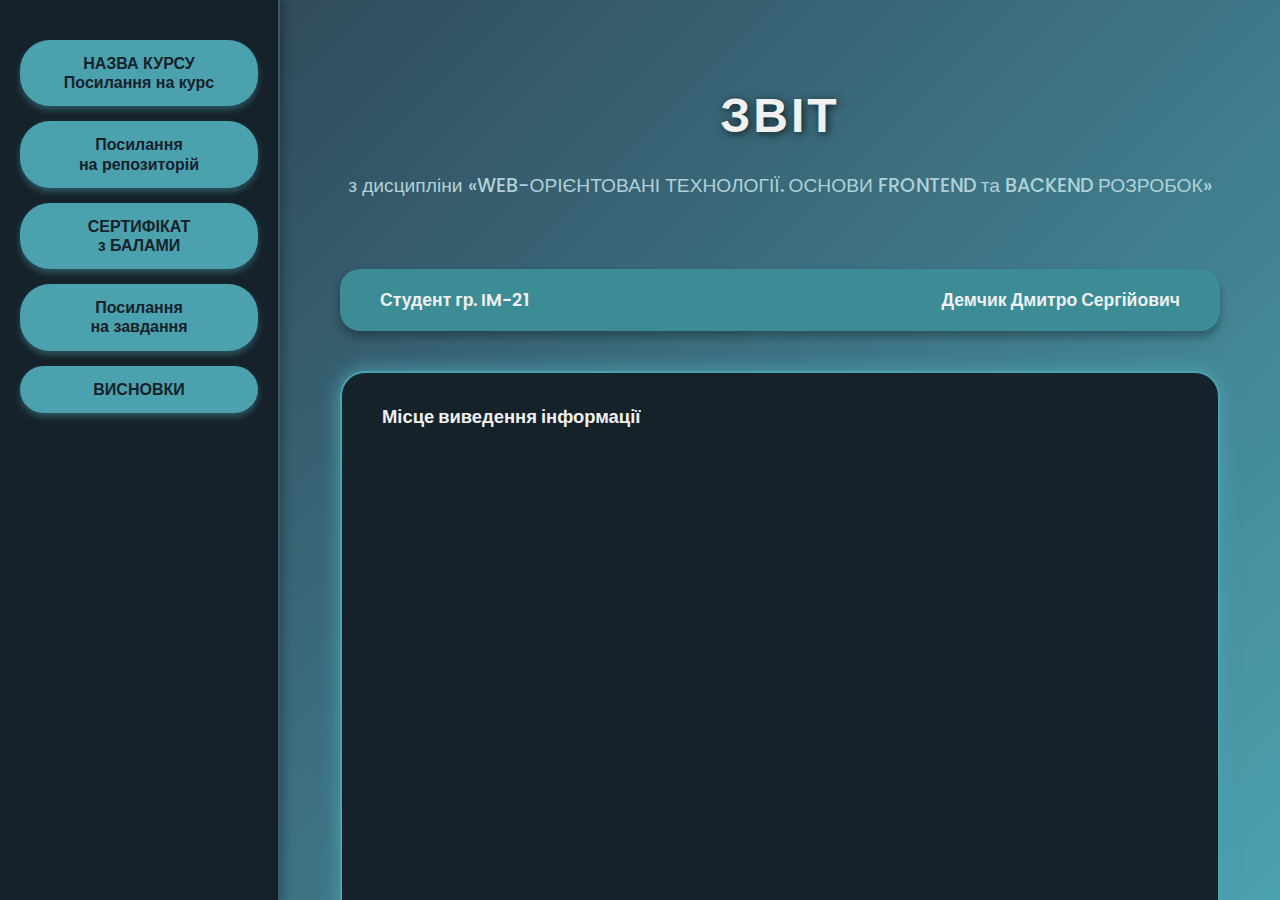
<file: index.html>
<!DOCTYPE html>
<html lang="uk">
<head>
  <meta charset="UTF-8" />
  <title>Звіт з курсу</title>
  <style>
    @import url('https://fonts.googleapis.com/css2?family=Poppins:wght@400;600&display=swap');
    
    * {
      box-sizing: border-box;
    }
    
    body {
      font-family: 'Poppins', sans-serif;
      margin: 0;
      height: 100vh;
      display: flex;
      background: linear-gradient(135deg, #2C3E50, #4CA1AF);
      color: #f0f0f0;
    }
    
    aside {
      background: #16222A;
      width: 280px;
      padding: 40px 20px;
      display: flex;
      flex-direction: column;
      gap: 15px;
      border-right: 2px solid #3E576F;
      box-shadow: 3px 0 10px rgba(0,0,0,0.3);
    }
    
    aside button {
      background: #4CA1AF;
      border: none;
      border-radius: 30px;
      padding: 14px 0;
      font-weight: 600;
      font-size: 1rem;
      color: #16222A;
      cursor: pointer;
      transition: background 0.3s ease, transform 0.15s ease;
      box-shadow: 0 4px 6px rgba(76,161,175,0.4);
      line-height: 1.2;
      white-space: pre-line;
      user-select: none;
    }
    
    aside button:hover {
      background: #3B8C95;
      transform: translateY(-2px);
      box-shadow: 0 6px 12px rgba(59,140,149,0.6);
    }
    
    aside button:active {
      transform: translateY(0);
      box-shadow: none;
    }
    
    main {
      flex: 1;
      padding: 40px 60px;
      position: relative;
      overflow-y: auto;
      display: flex;
      flex-direction: column;
    }
    
    .header {
      text-align: center;
      margin-bottom: 50px;
    }
    
    .header h2 {
      font-size: 3rem;
      margin-bottom: 10px;
      letter-spacing: 3px;
      text-shadow: 2px 2px 8px rgba(0,0,0,0.7);
    }
    
    .header p {
      font-size: 1.2rem;
      color: #B0D1D8;
      font-weight: 500;
    }
    
    .student-info {
      display: flex;
      justify-content: space-between;
      background: #3B8C95;
      padding: 18px 40px;
      border-radius: 20px;
      box-shadow: 0 6px 10px rgba(0,0,0,0.3);
      font-weight: 600;
      font-size: 1.1rem;
      margin-bottom: 40px;
      user-select: none;
    }
    
    #content {
  background: #16222A;
  padding: 30px 40px;
  border-radius: 25px;
  border: 2px solid #4CA1AF;
  min-height: 600px;
  font-weight: 600;
  font-size: 1.15rem;
  box-shadow: 0 0 20px #4CA1AF;
  overflow-wrap: break-word;
  overflow-y: auto;    
  max-height: 80vh;    

    
    #content a {
      color: #4CA1AF;
      text-decoration: none;
      font-weight: 700;
      transition: color 0.3s ease;
    }
    
    #content a:hover {
      color: #82CEDF;
      text-decoration: underline;
    }
    
    #content ul {
      list-style-type: none;
      padding-left: 0;
      margin: 0;
    }
    
    #content ul li {
      margin-bottom: 15px;
    }
    
    #content img {
      max-width: 100%;
      height: auto;
      border-radius: 10px;
      margin-top: 15px;
      box-shadow: 0 0 15px rgba(76,161,175,0.5);
      border: 1px solid #4CA1AF;
    }
  </style>
</head>
<body>

  <aside>
    <button onclick="showContent('course')">НАЗВА КУРСУ<br>Посилання на курс</button>
    <button onclick="showContent('repos')">Посилання<br>на репозиторій</button>
    <button onclick="showContent('certificate')">СЕРТИФІКАТ<br>з БАЛАМИ</button>
    <button onclick="showContent('tasks')">Посилання<br>на завдання</button>
    <button onclick="showContent('conclusion')">ВИСНОВКИ</button>
  </aside>

  <main>
    <div class="header">
      <h2>ЗВІТ</h2>
      <p>з дисципліни «WEB-ОРІЄНТОВАНІ ТЕХНОЛОГІЇ. ОСНОВИ FRONTEND та BACKEND РОЗРОБОК»</p>
    </div>

    <div class="student-info">
      <div>Студент гр. IM-21</div>
      <div>Демчик Дмитро Сергійович</div>
    </div>

    <div id="content">Місце виведення інформації</div>
  </main>

  <script>
    function showContent(section) {
      const content = document.getElementById("content");
      switch (section) {
        case 'course':
          content.innerHTML = `
            <h3>Назва курсу:</h3>
            <p>The Complete Full-Stack Web Development Bootcamp</p>
            <p><a href="https://www.udemy.com/course/the-complete-web-development-bootcamp/?srsltid=AfmBOorTuVRrnQLQSCbT-kZ2khJeWXgTDmqM0X1fm6xUvjwvylH-BslP&couponCode=ST21MT30625G2" target="_blank" rel="noopener noreferrer">Перейти до курсу</a></p>
          `;
          break;
        case 'repos':
          content.innerHTML = `
            <h3>Посилання на репозиторій:</h3>
            <ul>
              <li><a href="#" target="_blank" rel="noopener noreferrer">Звіт</a></li>
              <li><a href="https://github.com/DimasComp/I--21_appWEB-Demchyk-Dmytro-FIOT-2025" target="_blank" rel="noopener noreferrer">GitHub</a></li>
            </ul>
          `;
          break;
        case 'certificate':
          content.innerHTML = `
            <h3>Сертифікат</h3>
            <img src="ser.jpg" alt="Сертифікат" />
          `;
          break;
        case 'tasks':
          content.innerHTML = `
            <h3>Посилання на завдання:</h3>
            <ul>
              <li><a href="1/" target="_blank" rel="noopener noreferrer">Завдання 1. Резюме</a></li>
              <li><a href="2/" target="_blank" rel="noopener noreferrer">Завдання 2. Сторінка Майкла Джексона з CSS</a></li>
              <li><a href="3/Dicee Challenge/" target="_blank" rel="noopener noreferrer">Завдання 3. Гра Dicee</a></li>
              <li><a href="4/Drum Kit/" target="_blank" rel="noopener noreferrer">Завдання 4. Гра на барабанах</a></li>
              <li><a href="5/Simon/" target="_blank" rel="noopener noreferrer">Завдання 5. Гра Simon</a></li>
              <li>
                <h4>Завдання 6. Сторінка есе на Node.js</h4>
                <img src="6.jpg" alt="Завдання 6" />
              </li>
              <li>
                <h4>Завдання 7. API для книг, React</h4>
                <img src="7.jpg" alt="Завдання 7" />
              </li>
            </ul>
          `;
          break;
        case 'conclusion':
          content.innerHTML = `
            <h3>Висновки:</h3>
            <p>Отримані знання дозволили створювати інтерактивні веб-додатки з базовим backend.</p>
          `;
          break;
        default:
          content.textContent = "Місце виведення інформації";
      }
    }
  </script>

</body>
</html>
</file>
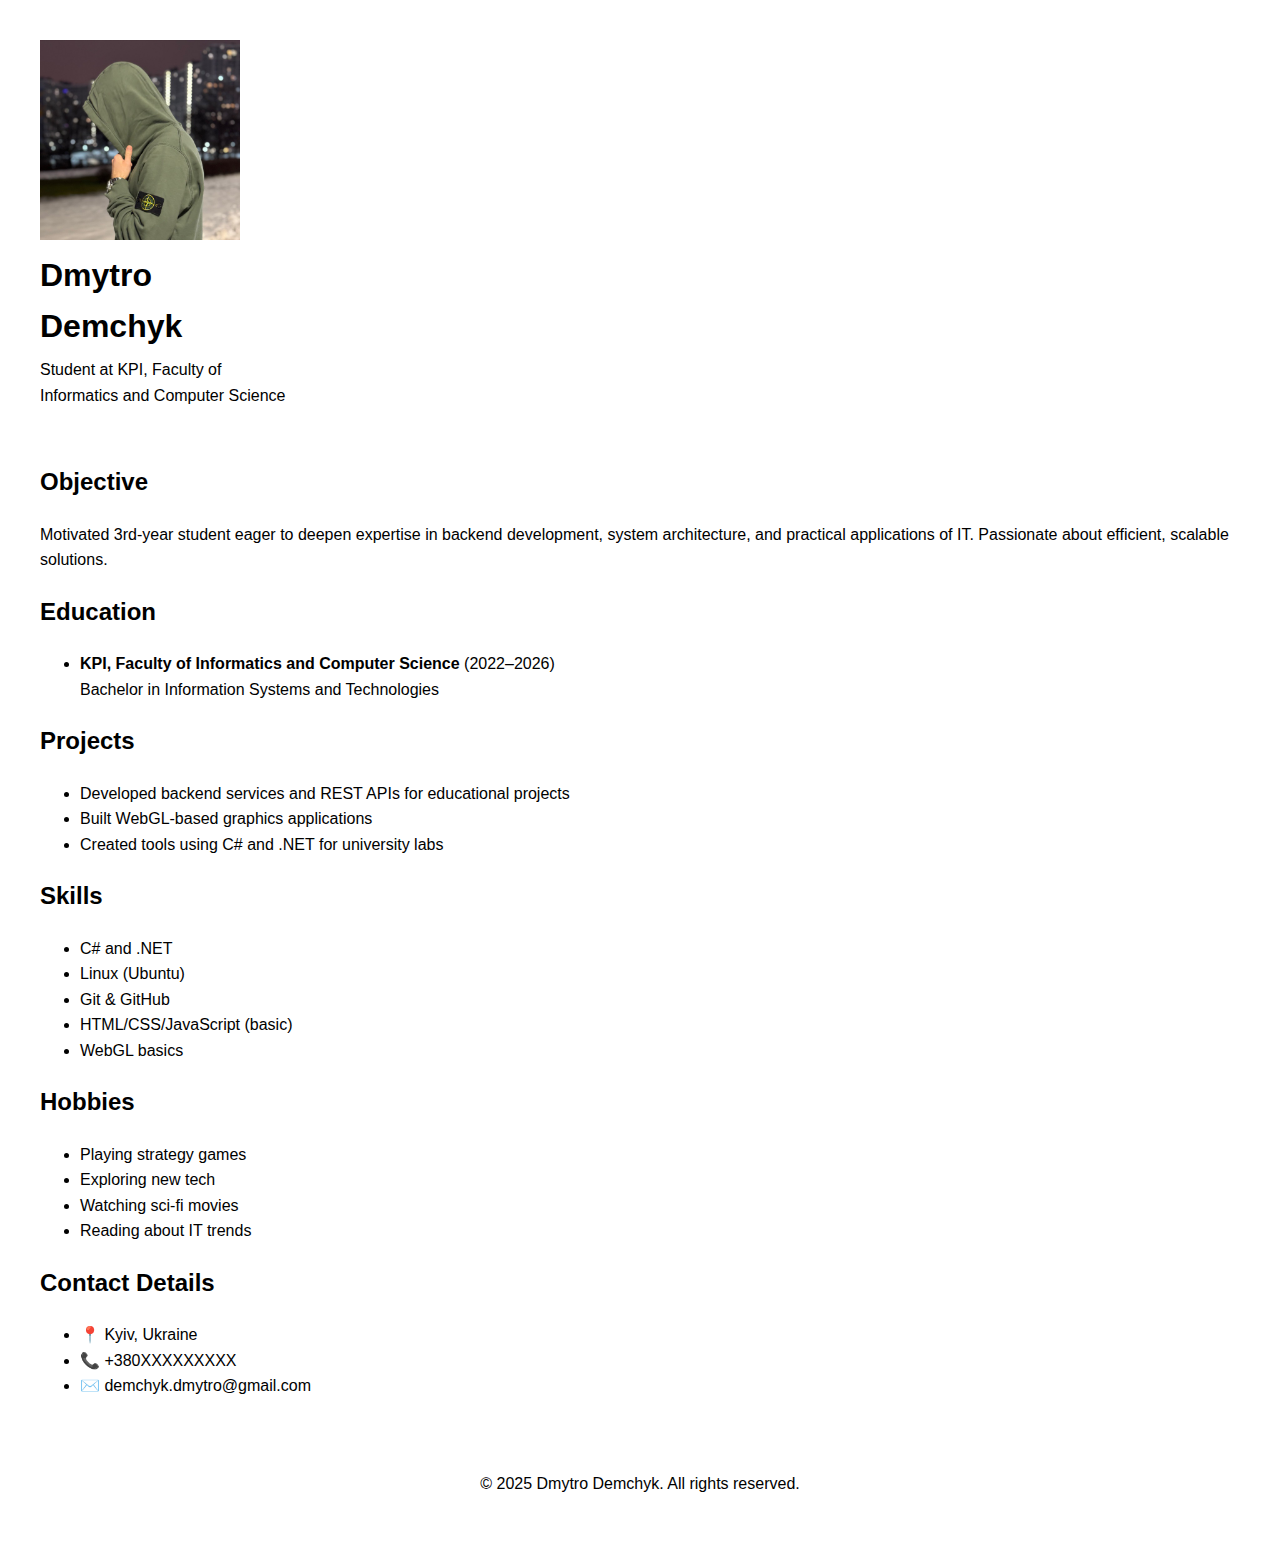
<file: 1/index.html>
<!DOCTYPE html>
<html lang="en">
<head>
  <meta charset="UTF-8">
  <title>My Resume</title>
  <style>
    body {
      font-family: Arial, sans-serif;
      margin: 40px;
      line-height: 1.6;
      display: flex;
      flex-direction: column;
    }
    .header-container {
      display: flex;
      align-items: center;
      margin-bottom: 30px;
    }
    .profile-info {
      flex: 0 0 250px;
      text-align: left;
    }
    .profile-info img {
      width: 200px;
      height: auto;
      display: block;
      margin-bottom: 10px;
    }
    .profile-info h1, .profile-info p {
      margin: 5px 0;
    }
    main {
      flex: 1;
    }
    footer {
      text-align: center;
      margin-top: 40px;
    }
  </style>
</head>
<body>

<div class="header-container">
  <div class="profile-info">
    <img src="photo.jpg" alt="Profile Photo">
    <h1>Dmytro Demchyk</h1>
    <p>Student at KPI, Faculty of Informatics and Computer Science</p>
  </div>
</div>

<main>
  <section>
    <h2>Objective</h2>
    <p>Motivated 3rd-year student eager to deepen expertise in backend development, system architecture, and practical applications of IT. Passionate about efficient, scalable solutions.</p>
  </section>

  <section>
    <h2>Education</h2>
    <ul>
      <li><strong>KPI, Faculty of Informatics and Computer Science</strong> (2022–2026)<br>
          Bachelor in Information Systems and Technologies
      </li>
    </ul>
  </section>

  <section>
    <h2>Projects</h2>
    <ul>
      <li>Developed backend services and REST APIs for educational projects</li>
      <li>Built WebGL-based graphics applications</li>
      <li>Created tools using C# and .NET for university labs</li>
    </ul>
  </section>

  <section>
    <h2>Skills</h2>
    <ul>
      <li>C# and .NET</li>
      <li>Linux (Ubuntu)</li>
      <li>Git & GitHub</li>
      <li>HTML/CSS/JavaScript (basic)</li>
      <li>WebGL basics</li>
    </ul>
  </section>

  <section>
    <h2>Hobbies</h2>
    <ul>
      <li>Playing strategy games</li>
      <li>Exploring new tech</li>
      <li>Watching sci-fi movies</li>
      <li>Reading about IT trends</li>
    </ul>
  </section>

  <section>
    <h2>Contact Details</h2>
    <ul>
      <li>📍 Kyiv, Ukraine</li>
      <li>📞 +380XXXXXXXXX</li>
      <li>✉️ demchyk.dmytro@gmail.com</li>
    </ul>
  </section>
</main>

<footer>
  <p>© 2025 Dmytro Demchyk. All rights reserved.</p>
</footer>

</body>
</html>
</file>
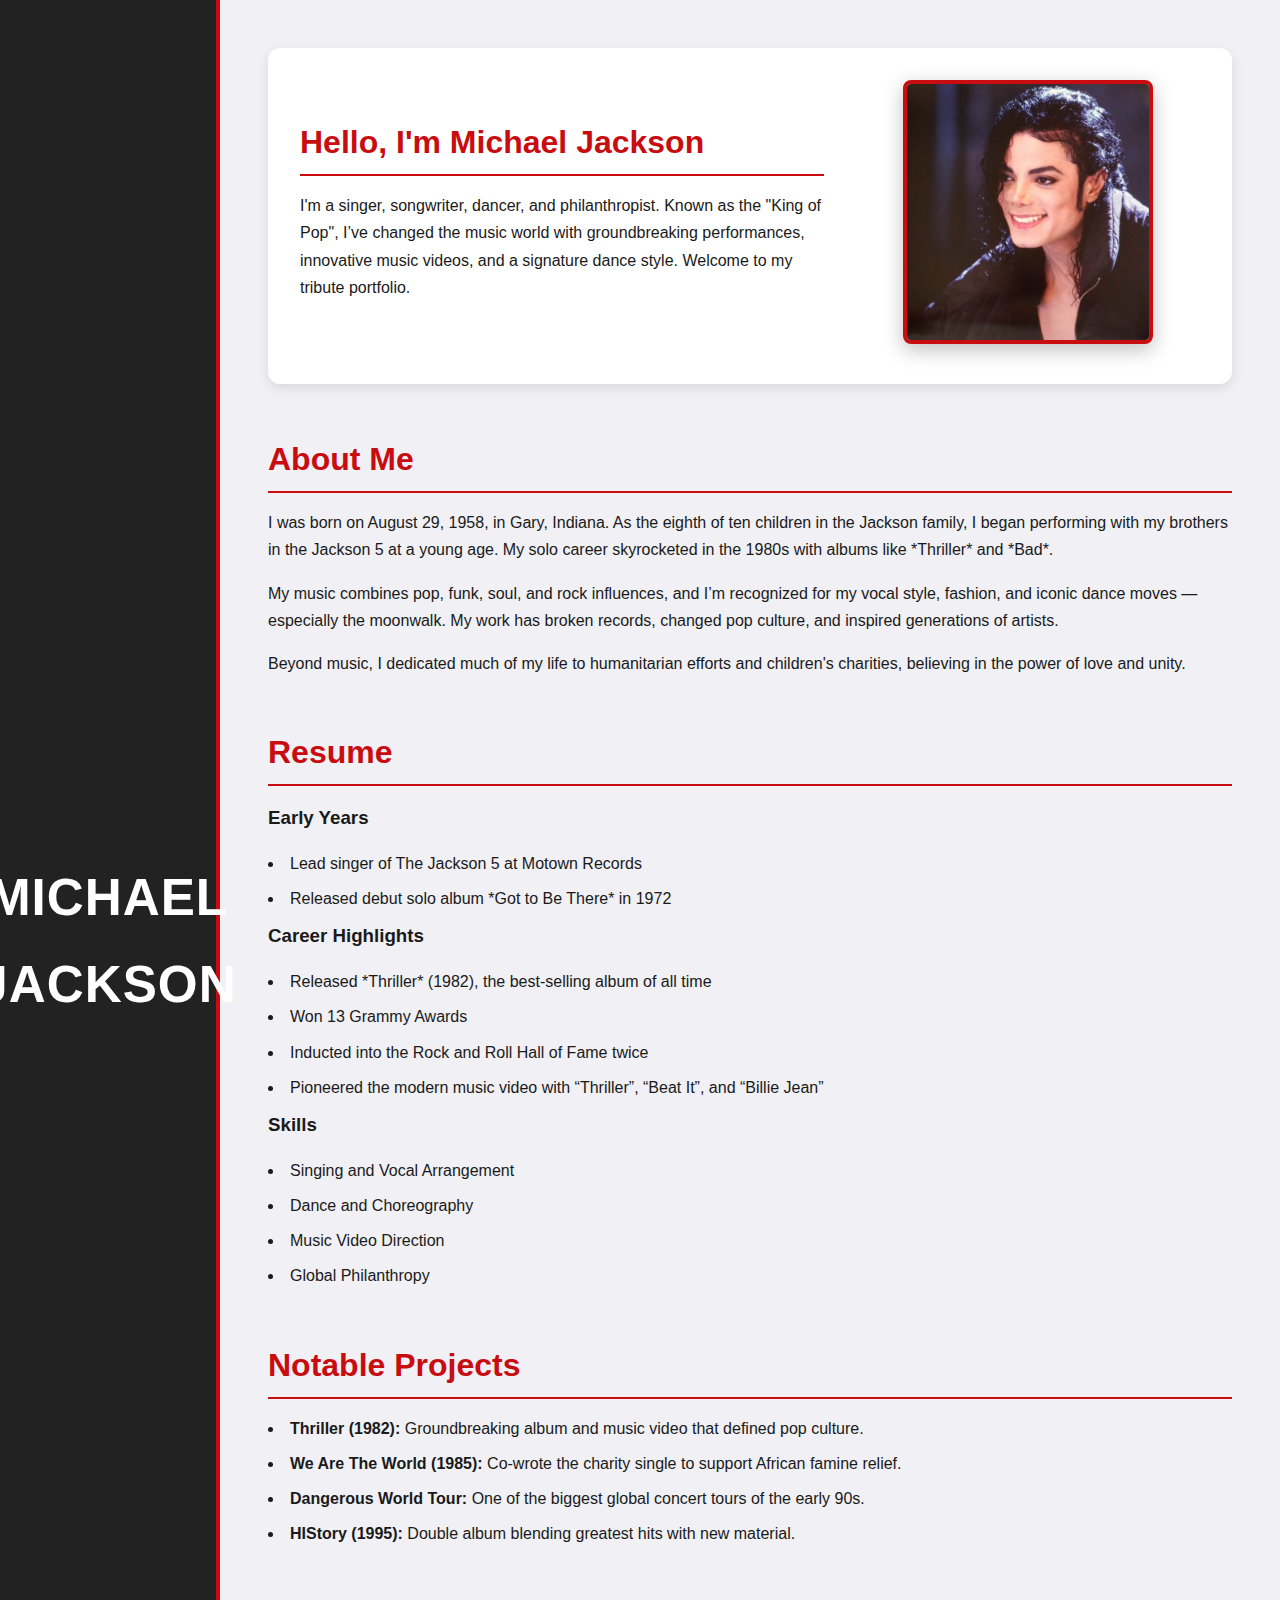
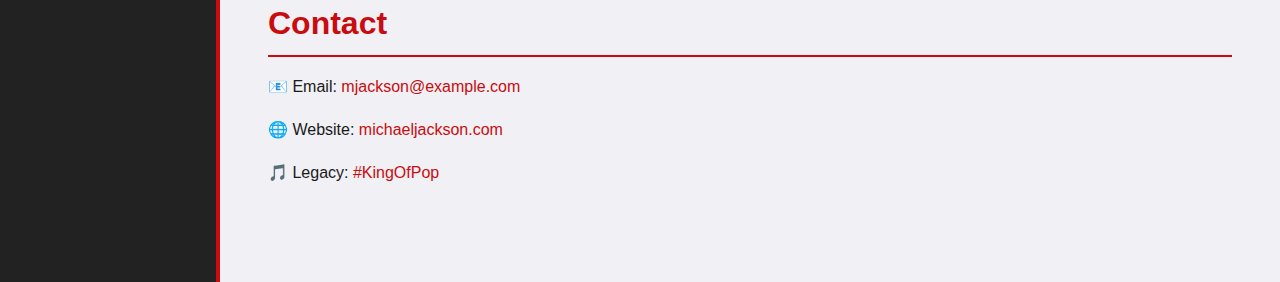
<file: 2/index.html>
<!DOCTYPE html>
<html lang="en">
<head>
  <meta charset="UTF-8" />
  <meta name="viewport" content="width=device-width, initial-scale=1.0" />
  <title>Michael Jackson | Portfolio</title>
  <link rel="stylesheet" href="styles.css" />
</head>
<body>
  <div class="container">
    <aside class="sidebar">
      <h1>Michael Jackson</h1>
    </aside>

    <main class="content">
      <section class="hero">
        <div class="hero-text">
          <h2>Hello, I'm Michael Jackson</h2>
          <p>I'm a singer, songwriter, dancer, and philanthropist. Known as the "King of Pop", I’ve changed the music world with groundbreaking performances, innovative music videos, and a signature dance style. Welcome to my tribute portfolio.</p>
        </div>
        <div class="hero-image">
          <img src="mj.jpg" alt="Michael Jackson">
        </div>
      </section>

      <section>
        <h2>About Me</h2>
        <p>
          I was born on August 29, 1958, in Gary, Indiana. As the eighth of ten children in the Jackson family, I began performing with my brothers in the Jackson 5 at a young age. My solo career skyrocketed in the 1980s with albums like *Thriller* and *Bad*.
        </p>
        <p>
          My music combines pop, funk, soul, and rock influences, and I’m recognized for my vocal style, fashion, and iconic dance moves — especially the moonwalk. My work has broken records, changed pop culture, and inspired generations of artists.
        </p>
        <p>
          Beyond music, I dedicated much of my life to humanitarian efforts and children's charities, believing in the power of love and unity.
        </p>
      </section>

      <section>
        <h2>Resume</h2>
        <h3>Early Years</h3>
        <ul>
          <li>Lead singer of The Jackson 5 at Motown Records</li>
          <li>Released debut solo album *Got to Be There* in 1972</li>
        </ul>
        <h3>Career Highlights</h3>
        <ul>
          <li>Released *Thriller* (1982), the best-selling album of all time</li>
          <li>Won 13 Grammy Awards</li>
          <li>Inducted into the Rock and Roll Hall of Fame twice</li>
          <li>Pioneered the modern music video with “Thriller”, “Beat It”, and “Billie Jean”</li>
        </ul>
        <h3>Skills</h3>
        <ul>
          <li>Singing and Vocal Arrangement</li>
          <li>Dance and Choreography</li>
          <li>Music Video Direction</li>
          <li>Global Philanthropy</li>
        </ul>
      </section>

      <section>
        <h2>Notable Projects</h2>
        <ul>
          <li><strong>Thriller (1982):</strong> Groundbreaking album and music video that defined pop culture.</li>
          <li><strong>We Are The World (1985):</strong> Co-wrote the charity single to support African famine relief.</li>
          <li><strong>Dangerous World Tour:</strong> One of the biggest global concert tours of the early 90s.</li>
          <li><strong>HIStory (1995):</strong> Double album blending greatest hits with new material.</li>
        </ul>
      </section>

      <section>
        <h2>Contact</h2>
        <p>📧 Email: <a href="#">mjackson@example.com</a></p>
        <p>🌐 Website: <a href="#">michaeljackson.com</a></p>
        <p>🎵 Legacy: <a href="#">#KingOfPop</a></p>
      </section>
    </main>
  </div>
</body>
</html>
</file>
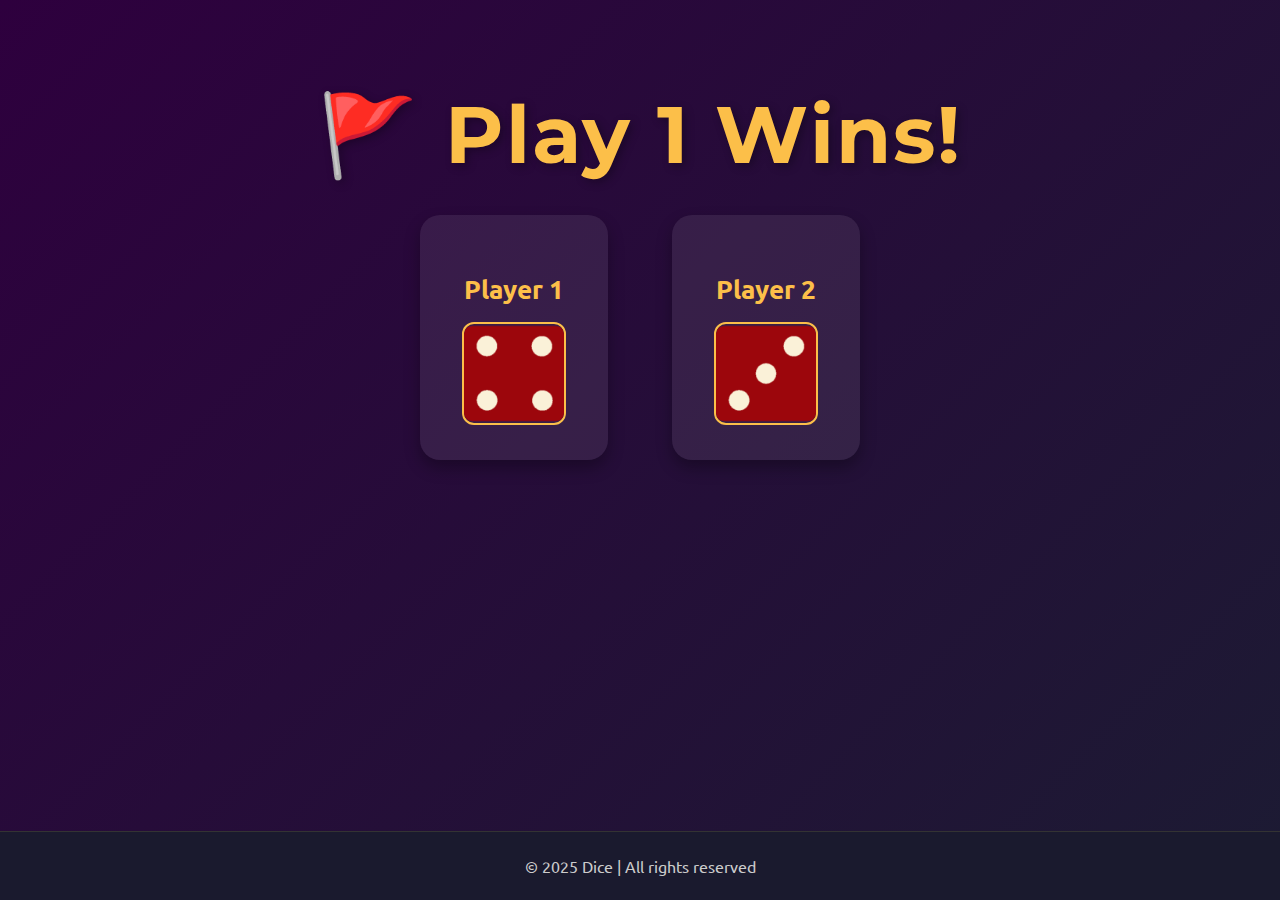
<file: 3/Dicee Challenge/index.html>
<!DOCTYPE html>
<html lang="en">
<head>
  <meta charset="UTF-8" />
  <title>Dice Battle</title>
  <link rel="stylesheet" href="styles.css" />
  <link href="https://fonts.googleapis.com/css2?family=Montserrat:wght@600&family=Ubuntu&display=swap" rel="stylesheet">
</head>
<body>

  <main class="container">
    <header>
      <h1>Dice Battle 🎲</h1>
    </header>

    <section class="dice-area">
      <div class="dice">
        <p>Player 1</p>
        <img class="img1" src="images/dice6.png" alt="Dice">
      </div>

      <div class="dice">
        <p>Player 2</p>
        <img class="img2" src="images/dice6.png" alt="Dice">
      </div>
    </section>
  </main>

  <footer>
    &copy; 2025 Dice | All rights reserved
  </footer>

  <script src="index.js"></script>
</body>
</html>
</file>
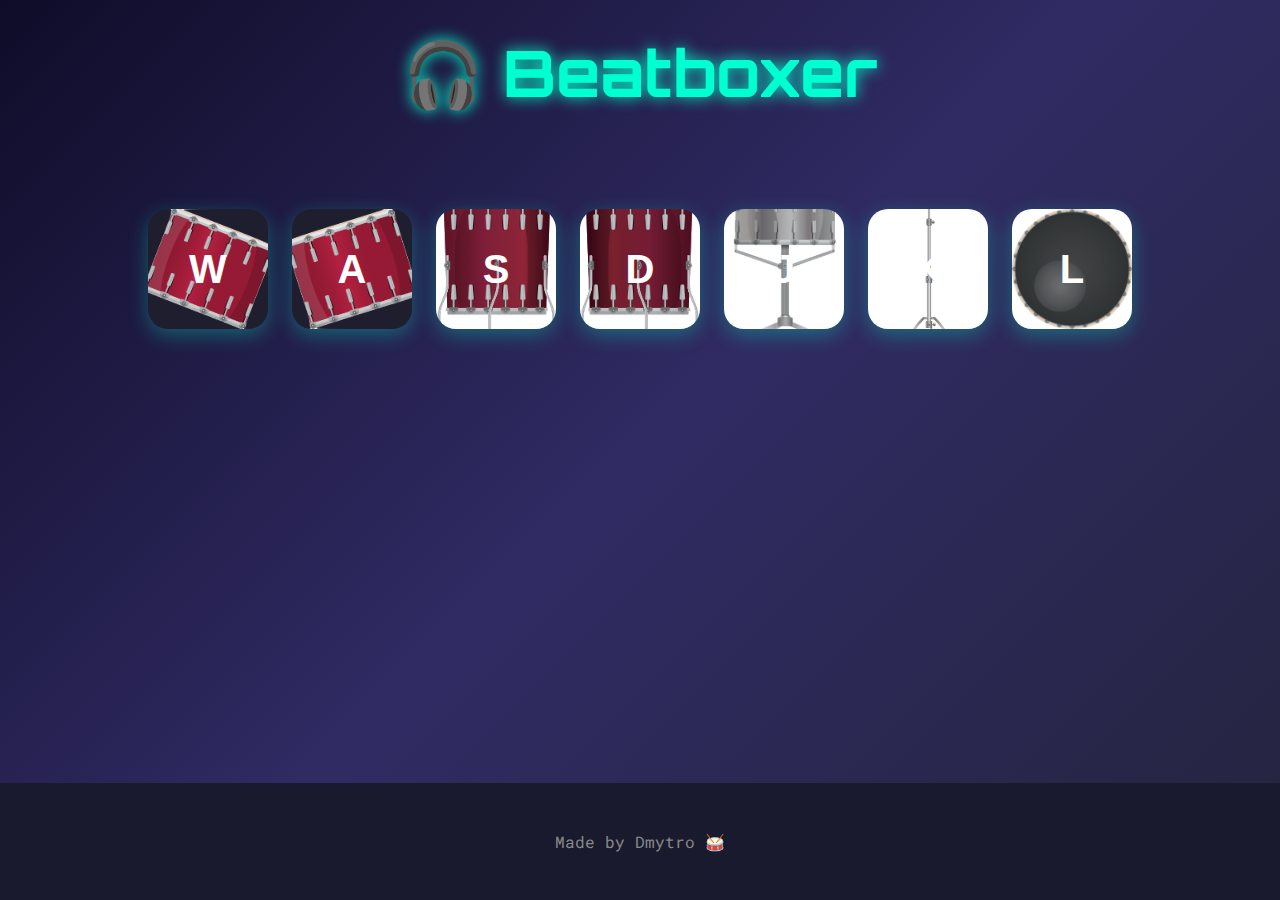
<file: 4/Drum Kit/index.html>
<!DOCTYPE html>
<html lang="en">
<head>
  <meta charset="UTF-8" />
  <title>Beatboxer</title>
  <link rel="stylesheet" href="styles.css" />
  <link href="https://fonts.googleapis.com/css2?family=Orbitron:wght@600&family=Roboto+Mono&display=swap" rel="stylesheet">
</head>
<body>

  <header>
    <h1>🎧 Beatboxer</h1>
  </header>

  <main>
    <div class="pad-container">
      <button class="pad w">W</button>
      <button class="pad a">A</button>
      <button class="pad s">S</button>
      <button class="pad d">D</button>
      <button class="pad j">J</button>
      <button class="pad k">K</button>
      <button class="pad l">L</button>
    </div>
  </main>

  <footer>
    <p>Made by Dmytro 🥁</p>
  </footer>

  <script src="index.js"></script>
</body>
</html>
</file>
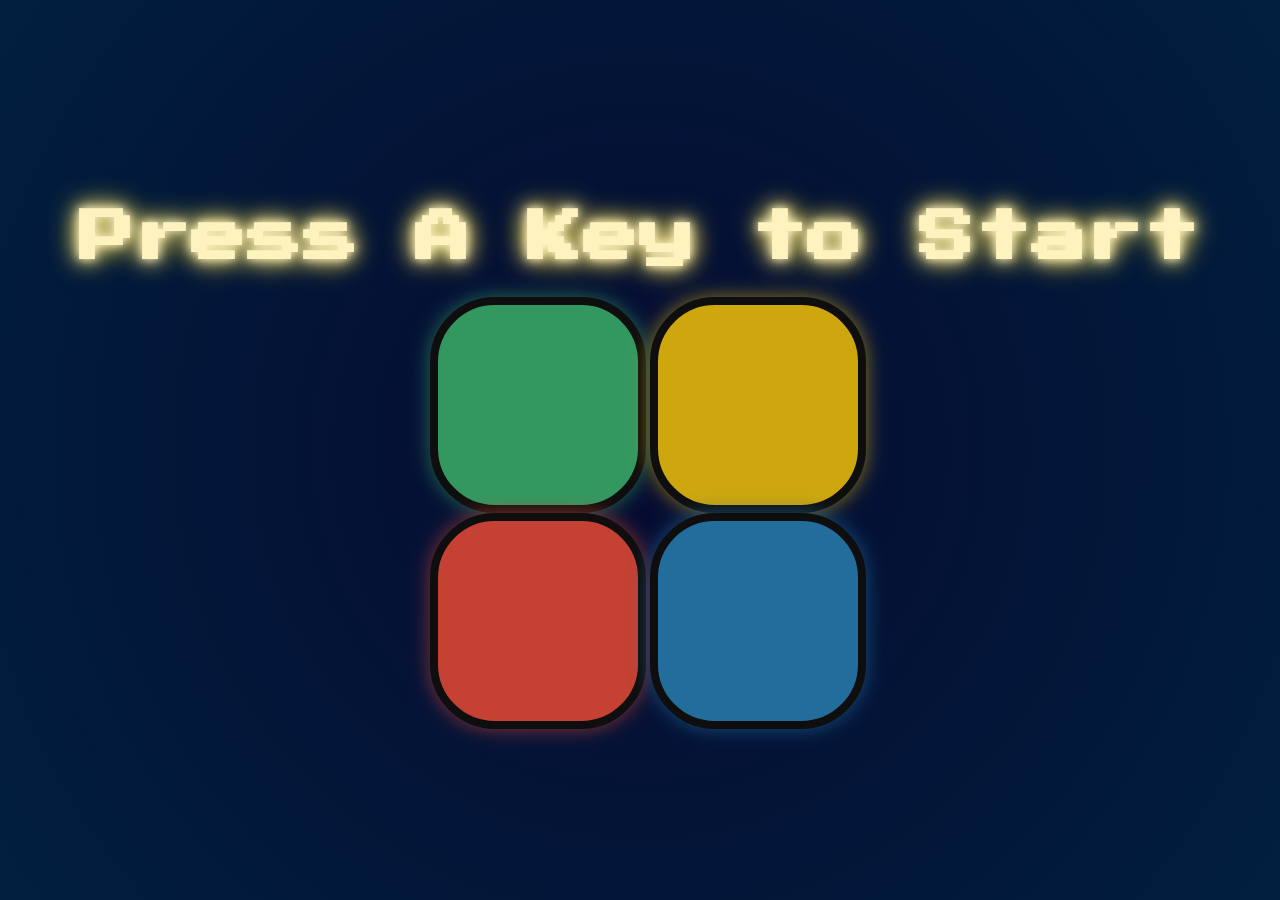
<file: 5/Simon/index.html>
<!DOCTYPE html>
<html lang="en" dir="ltr">
<head>
  <meta charset="UTF-8">
  <title>Simon</title>
  <link rel="stylesheet" href="styles.css">
  <link href="https://fonts.googleapis.com/css2?family=Press+Start+2P&display=swap" rel="stylesheet">
</head>
<body>

  <header>
    <h1 id="level-title">Press A Key to Start</h1>
  </header>

  <main class="container">
    <div class="row">
      <div id="green" class="btn green"></div>
      <div id="red" class="btn red"></div>
    </div>
    <div class="row">
      <div id="yellow" class="btn yellow"></div>
      <div id="blue" class="btn blue"></div>
    </div>
  </main>

  <script src="https://ajax.googleapis.com/ajax/libs/jquery/3.3.1/jquery.min.js"></script>
  <script src="game.js" charset="utf-8"></script>

</body>
</html>
</file>
<file: 2/styles.css>
/* Скидання стилів */
* {
  margin: 0;
  padding: 0;
  box-sizing: border-box;
}

body {
  font-family: 'Verdana', sans-serif;
  background-color: #f0f0f5;
  color: #1a1a1a;
  line-height: 1.7;
}

/* Контейнер для всієї сторінки */
.container {
  display: flex;
  flex-direction: row;
  min-height: 100vh;
}

/* Бокова панель */
.sidebar {
  background-color: #222;
  color: #fff;
  padding: 2rem;
  width: 220px;
  flex-shrink: 0;
  display: flex;
  align-items: center;
  justify-content: center;
  text-align: center;
  font-size: 1.6rem;
  letter-spacing: 1px;
  font-weight: bold;
  text-transform: uppercase;
  border-right: 4px solid #c90c0f;
}

/* Основний контент */
.content {
  flex-grow: 1;
  padding: 3rem;
}

/* Секції */
section {
  margin-bottom: 3rem;
}

section h2 {
  font-size: 2rem;
  margin-bottom: 1rem;
  color: #c90c0f;
  border-bottom: 2px solid #c90c0f;
  padding-bottom: 0.3rem;
}

/* Hero-блок */
.hero {
  display: flex;
  align-items: center;
  flex-wrap: wrap;
  gap: 2rem;
  background-color: #fff;
  padding: 2rem;
  border-radius: 12px;
  box-shadow: 0 4px 12px rgba(0, 0, 0, 0.1);
}

.hero-text {
  flex: 1 1 55%;
}

.hero-image {
  flex: 1 1 35%;
  text-align: center;
}

.hero-image img {
  width: 250px;
  height: auto;
  border-radius: 8px;
  border: 4px solid #c90c0f;
  box-shadow: 0 6px 20px rgba(0, 0, 0, 0.25);
}

/* Списки */
ul {
  list-style: disc inside;
  margin-top: 1rem;
}

li {
  margin-bottom: 0.5rem;
}

/* Посилання */
a {
  color: #c90c0f;
  text-decoration: none;
  font-weight: 500;
}

a:hover {
  text-decoration: underline;
}

/* Параграфи */
section p {
  margin-bottom: 1rem;
  font-size: 1rem;
}

/* Адаптивність */
@media (max-width: 768px) {
  .container {
    flex-direction: column;
  }

  .sidebar {
    width: 100%;
    height: auto;
    border-right: none;
    border-bottom: 4px solid #c90c0f;
  }

  .content {
    padding: 1.5rem;
  }

  .hero {
    flex-direction: column;
    text-align: center;
  }

  .hero-image img {
    width: 70%;
  }
}
</file>
<file: 3/Dicee Challenge/styles.css>
body {
  margin: 0;
  padding: 0;
  background: linear-gradient(135deg, #2e003e, #1c1b33);
  color: #eee;
  font-family: 'Ubuntu', sans-serif;
  min-height: 100vh;
  display: flex;
  flex-direction: column;
}

.container {
  text-align: center;
  padding: 2rem 1rem;
  flex: 1;
}

header h1 {
  font-size: 5rem;
  margin-bottom: 2rem;
  color: #fcbf49;
  font-family: 'Montserrat', sans-serif;
  letter-spacing: 2px;
  text-shadow: 3px 3px 10px rgba(0, 0, 0, 0.3);
}

.dice-area {
  display: flex;
  justify-content: center;
  gap: 4rem;
  flex-wrap: wrap;
  margin-top: 2rem;
}

.dice {
  background-color: rgba(255, 255, 255, 0.08);
  padding: 2rem;
  border-radius: 20px;
  box-shadow: 0 8px 16px rgba(0, 0, 0, 0.3);
  transition: transform 0.3s ease;
}

.dice:hover {
  transform: translateY(-5px);
}

.dice p {
  font-size: 1.6rem;
  margin-bottom: 1rem;
  color: #fcbf49;
  font-weight: bold;
}

img {
  width: 120px;
  max-width: 80%;
  height: auto;
  border-radius: 12px;
  border: 2px solid #fcbf49;
}

footer {
  text-align: center;
  padding: 1.5rem 0;
  font-size: 1rem;
  color: #cccccc;
  background-color: #1a1a2e;
  font-family: 'Ubuntu', sans-serif;
  border-top: 1px solid #333;
}
</file>
<file: 4/Drum Kit/styles.css>
body {
  margin: 0;
  padding: 0;
  background: linear-gradient(135deg, #0f0c29, #302b63, #24243e);
  font-family: 'Roboto Mono', monospace;
  color: #f1f1f1;
  display: flex;
  flex-direction: column;
  min-height: 100vh;
  text-align: center;
}

header h1 {
  font-family: 'Orbitron', sans-serif;
  font-size: 4rem;
  margin: 2rem 0;
  color: #00ffd1;
  text-shadow: 0 0 15px #00ffd1;
}

.pad-container {
  display: flex;
  flex-wrap: wrap;
  justify-content: center;
  gap: 1.5rem;
  margin-top: 4rem;
}

.pad {
  width: 120px;
  height: 120px;
  border: none;
  border-radius: 20px;
  font-size: 2.5rem;
  font-weight: bold;
  color: #fff;
  background: #1e1e2f;
  box-shadow: 0 6px 20px rgba(0, 255, 209, 0.3);
  transition: all 0.2s ease-in-out;
  background-size: cover;
  background-position: center;
}

.pad:hover {
  transform: scale(1.05);
  box-shadow: 0 0 20px #00ffd1;
  cursor: pointer;
}

.pressed {
  transform: scale(0.95);
  opacity: 0.6;
  box-shadow: 0 0 10px #ff2e63;
}

footer {
  margin-top: auto;
  padding: 2rem;
  font-size: 1rem;
  background: #1a1a2e;
  color: #888;
}

.w { background-image: url("images/tom1.png"); }
.a { background-image: url("images/tom2.png"); }
.s { background-image: url("images/tom3.png"); }
.d { background-image: url("images/tom4.png"); }
.j { background-image: url("images/snare.png"); }
.k { background-image: url("images/crash.png"); }
.l { background-image: url("images/kick.png"); }
</file>
<file: 5/Simon/styles.css>
body {
  background: radial-gradient(circle at center, #050A30, #011F3F);
  text-align: center;
  margin: 0;
  height: 100vh;
  display: flex;
  flex-direction: column;
  justify-content: center;
  font-family: 'Press Start 2P', cursive;
  color: #fef2bf;
  user-select: none;
}

#level-title {
  font-size: 3.5rem;
  margin-bottom: 2rem;
  text-shadow:
    0 0 10px #fef2bf,
    0 0 20px #fef2bf,
    0 0 30px #ffd700;
}

.container {
  width: 420px;
  margin: 0 auto;
  display: grid;
  grid-template-columns: repeat(2, 200px);
  grid-gap: 20px;
  justify-content: center;
}

.btn {
  width: 200px;
  height: 200px;
  border-radius: 30%;
  border: 8px solid #111;
  box-shadow:
    inset 0 5px 15px rgba(255, 255, 255, 0.3),
    0 6px 12px rgba(0, 0, 0, 0.6);
  cursor: pointer;
  transition: filter 0.2s ease, box-shadow 0.2s ease;
  filter: brightness(0.85);
}

.btn:hover {
  filter: brightness(1);
  box-shadow:
    0 0 20px 6px rgba(255, 255, 255, 0.7),
    inset 0 5px 15px rgba(255, 255, 255, 0.6);
}

.green {
  background: #3cb371; /* mediumseagreen */
  box-shadow: 0 0 20px #3cb371aa;
}

.red {
  background: #e74c3c; /* soft red */
  box-shadow: 0 0 20px #e74c3caa;
}

.yellow {
  background: #f1c40f; /* bright yellow */
  box-shadow: 0 0 20px #f1c40faa;
}

.blue {
  background: #2980b9; /* strong blue */
  box-shadow: 0 0 20px #2980b9aa;
}

.pressed {
  filter: brightness(1.2);
  box-shadow: 0 0 30px 10px #fff7cc;
  transition: none;
}

.game-over {
  background: #b92c2c;
  opacity: 0.9;
  animation: shake 0.4s ease;
  box-shadow: 0 0 30px 15px #ff0000;
}

@keyframes shake {
  0% { transform: translate(0) rotate(0deg);}
  25% { transform: translate(-5px, 5px) rotate(-5deg);}
  50% { transform: translate(5px, -5px) rotate(5deg);}
  75% { transform: translate(-5px, 5px) rotate(-5deg);}
  100% { transform: translate(0) rotate(0deg);}
}
</file>
